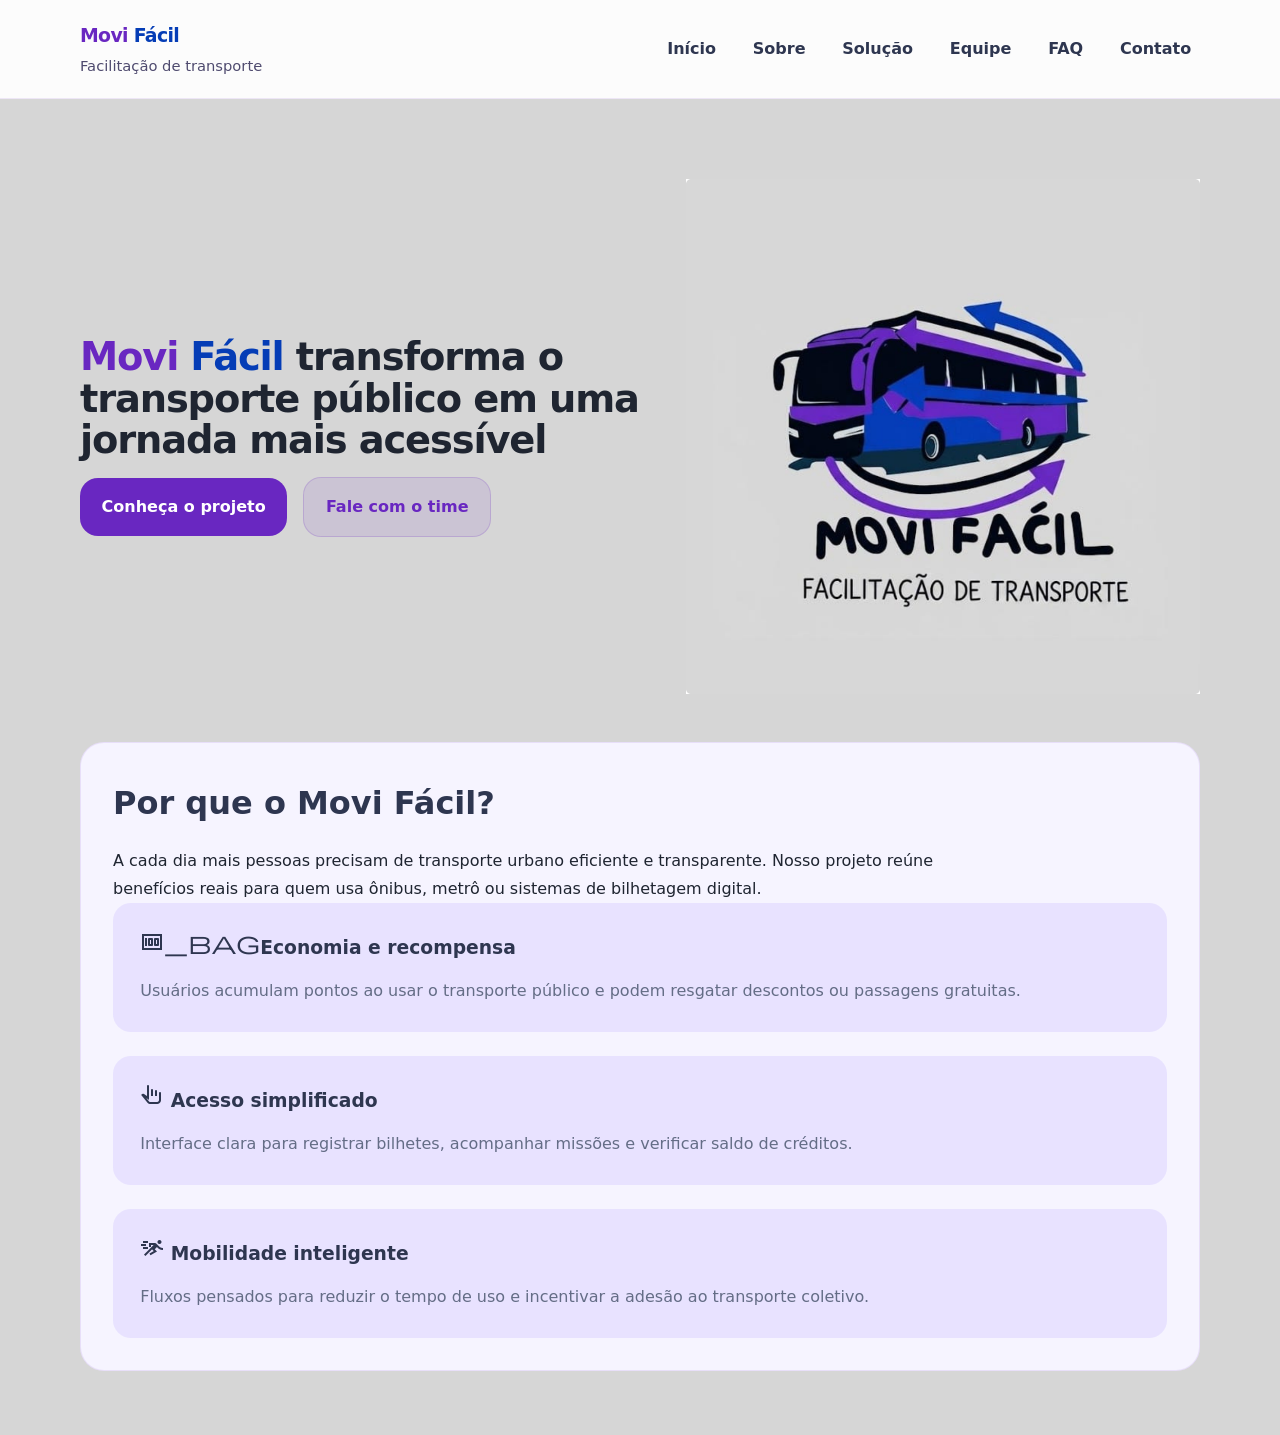
<file: index.html>
<!DOCTYPE html>
<html lang="pt-BR">
<head>
    <meta charset="UTF-8">
    <meta name="viewport" content="width=device-width, initial-scale=1.0">
    <title>Movi Fácil | Transporte público inteligente</title>
    <link rel="stylesheet" href="css/style.css">
        <link rel="stylesheet" href="https://fonts.googleapis.com/css2?family=Material+Symbols+Outlined" />
</head>
<body>
    <header class="page-header">
        <div class="container header">
            <a class="logo" href="index.html">
                <div class="logo-title">
                    <span><span class="brand-purple">Movi</span><span class="brand-blue"> Fácil</span></span>
                    <small>Facilitação de transporte</small>
                </div>
            </a>
            <nav class="site-nav" aria-label="Menu principal">
                <ul>
                    <li><a href="index.html" aria-current="page">Início</a></li>
                    <li><a href="sobre.html">Sobre</a></li>
                    <li><a href="solucao.html">Solução</a></li>
                    <li><a href="integrantes.html">Equipe</a></li>
                    <li><a href="faq.html">FAQ</a></li>
                    <li><a href="contato.html">Contato</a></li>
                </ul>
            </nav>
        </div>
    </header>

    <main class="container">
        <section class="hero">
            <div class="hero-grid">
                <div class="hero-content">
                    <h1><span class="brand-purple">Movi</span><span class="brand-blue"> Fácil</span> transforma o transporte público em uma jornada mais acessível</h1>
                    <div class="hero-actions">
                        <a class="btn" href="sobre.html">Conheça o projeto</a>
                        <a class="btn-secondary" href="contato.html">Fale com o time</a>
                    </div>
                </div>
                <div class="hero-visual">
                    <img src="Img/MoviFacil_logo.png" alt="Movi Fácil">
                </div>
            </div>
        </section>

        <section class="overview">
            <div class="feature-card">
                <h2 class="section-title">Por que o Movi Fácil?</h2>
                <p class="section-intro">A cada dia mais pessoas precisam de transporte urbano eficiente e transparente. Nosso projeto reúne benefícios reais para quem usa ônibus, metrô ou sistemas de bilhetagem digital.</p>
                <div class="feature-list">
                    <div class="feature-item">
                        <h3><span class="material-symbols-outlined">money_bag</span>Economia e recompensa</h3>
                        <p>Usuários acumulam pontos ao usar o transporte público e podem resgatar descontos ou passagens gratuitas.</p>
                    </div>
                    <div class="feature-item">
                        <h3><span class="material-symbols-outlined">pan_tool_alt</span> Acesso simplificado</h3>
                        <p>Interface clara para registrar bilhetes, acompanhar missões e verificar saldo de créditos.</p>
                    </div>
                    <div class="feature-item">
                        <h3><span class="material-symbols-outlined">sprint</span> Mobilidade inteligente</h3>
                        <p>Fluxos pensados para reduzir o tempo de uso e incentivar a adesão ao transporte coletivo.</p>
                    </div>
                </div>
            </div>

        </section>
    </main>
</body>
</html>
</file>
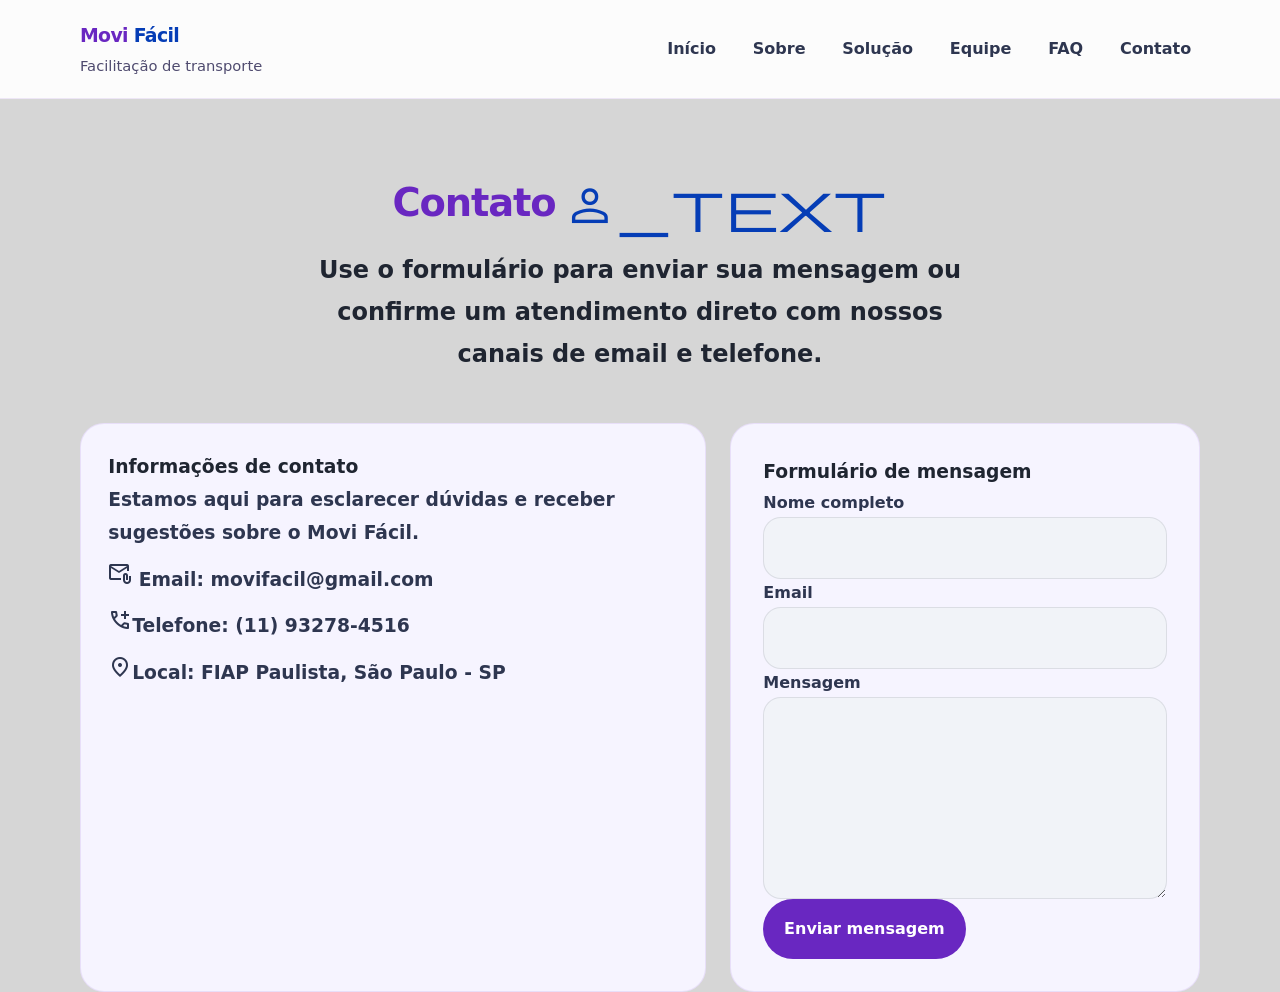
<file: contato.html>
<!DOCTYPE html>
<html lang="pt-BR">
<head>
    <meta charset="UTF-8">
    <meta name="viewport" content="width=device-width, initial-scale=1.0">
    <title>Movi Fácil | Contato</title>
    <link rel="stylesheet" href="css/style.css">
    <link rel="stylesheet" href="https://fonts.googleapis.com/css2?family=Material+Symbols+Outlined" />
</head>
<body>
    <header class="page-header">
        <div class="container header">
            <a class="logo" href="index.html">
                <div class="logo-title">
                    <span><span class="brand-purple">Movi</span><span class="brand-blue"> Fácil</span></span>
                    <small>Facilitação de transporte</small>
                </div>
            </a>
            <nav class="site-nav" aria-label="Menu principal">
                <ul>
                    <li><a href="index.html">Início</a></li>
                    <li><a href="sobre.html">Sobre</a></li>
                    <li><a href="solucao.html">Solução</a></li>
                    <li><a href="integrantes.html">Equipe</a></li>
                    <li><a href="faq.html">FAQ</a></li>
                    <li><a href="contato.html" aria-current="page">Contato</a></li>
                </ul>
            </nav>
        </div>
    </header>

    <main class="container">
        <section class="hero hero-simple">
            <div class="hero-grid">
                <div class="hero-content">
                    <h1><span class="brand-purple">Contato</span><span class="material-symbols-outlined brand-blue">person_text</span></h1>
                    <h2>Use o formulário para enviar sua mensagem ou confirme um atendimento direto com nossos canais de email e telefone.</h2>
                </div>
            </div>
        </section>

        <section class="contact-grid">
            <article class="contact-card">
                <h1><strong>Informações de contato</strong></h1>
                <h3>Estamos aqui para esclarecer dúvidas e receber sugestões sobre o Movi Fácil.</h3>
                <h3><strong><span class="material-symbols-outlined">attach_email</span> Email:</strong> movifacil@gmail.com</h3>
                <h3><strong><span class="material-symbols-outlined">add_call</span>Telefone:</strong> (11) 93278-4516</h3>
                <h3><strong><span class="material-symbols-outlined">location_on</span>Local:</strong> FIAP Paulista, São Paulo - SP</h3>
            </article>
            <article class="form-card">
                <h3>Formulário de mensagem</h3>
                <form class="contact-form" action="mailto:movifacil@gmail.com" method="post" enctype="text/plain">
                    <label for="name">Nome completo</label>
                    <input id="name" name="name" type="text" required>

                    <label for="email">Email</label>
                    <input id="email" name="email" type="email" required>

                    <label for="message">Mensagem</label>
                    <textarea id="message" name="message" rows="6" required></textarea>

                    <button type="submit">Enviar mensagem</button>
                </form>
            </article>
        </section>
    </main>
    <script src="js/script.js"></script>
</body>
</html>
</file>
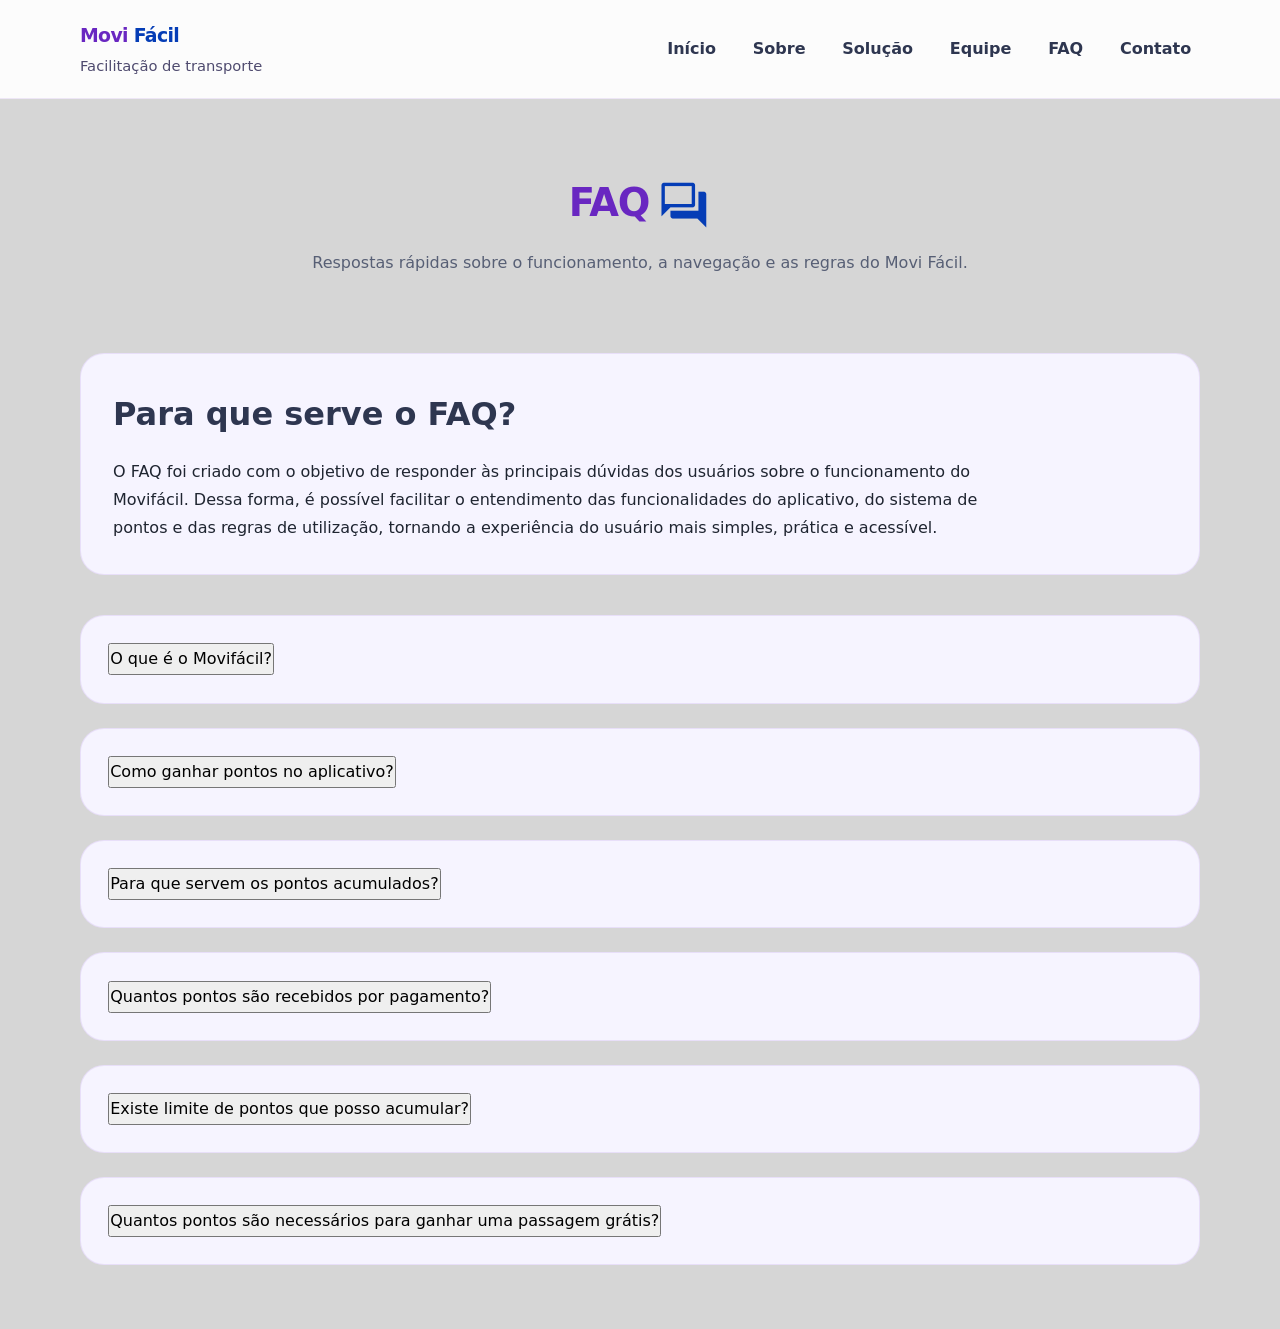
<file: faq.html>
<!DOCTYPE html>
<html lang="pt-BR">
<head>
    <meta charset="UTF-8">
    <meta name="viewport" content="width=device-width, initial-scale=1.0">
    <title>Movi Fácil | FAQ</title>
    <link rel="stylesheet" href="css/style.css">
    <link rel="stylesheet" href="https://fonts.googleapis.com/css2?family=Material+Symbols+Outlined" />
</head>
<body>
    <header class="page-header">
        <div class="container header">
            <a class="logo" href="index.html">
                <div class="logo-title">
                    <span><span class="brand-purple">Movi</span><span class="brand-blue"> Fácil</span></span>
                    <small>Facilitação de transporte</small>
                </div>
            </a>
            <nav class="site-nav" aria-label="Menu principal">
                <ul>
                    <li><a href="index.html">Início</a></li>
                    <li><a href="sobre.html">Sobre</a></li>
                    <li><a href="solucao.html">Solução</a></li>
                    <li><a href="integrantes.html">Equipe</a></li>
                    <li><a href="faq.html" aria-current="page">FAQ</a></li>
                    <li><a href="contato.html">Contato</a></li>
                </ul>
            </nav>
        </div>
    </header>

    <main class="container">
        <section class="hero hero-simple">
            <div class="hero-grid">
                <div class="hero-content">
                    <h1><span class="brand-purple">FAQ</span><span class="material-symbols-outlined brand-blue">forum</span></h1>
                    <p>Respostas rápidas sobre o funcionamento, a navegação e as regras do Movi Fácil.</p>
                </div>
            </div>
        </section>

        <section class="overview">
            <div class="feature-card">
                <h2 class="section-title">Para que serve o FAQ?</h2>
                <p class="section-intro">O FAQ foi criado com o objetivo de responder às principais dúvidas dos usuários sobre o funcionamento do Movifácil. Dessa forma, é possível facilitar o entendimento das funcionalidades do aplicativo, do sistema de pontos e das regras de utilização, tornando a experiência do usuário mais simples, prática e acessível.</p>
            </div>

            <div class="faq-list">
                <article class="faq-card">
                    <button class="faq-toggle" type="button" aria-expanded="false">O que é o Movifácil?</button>
                    <div class="faq-answer" hidden>
                        <p>O Movifácil é um aplicativo que incentiva o uso do transporte público por meio de um sistema de pontos e recompensas.</p>
                    </div>
                </article>
                <article class="faq-card">
                    <button class="faq-toggle" type="button" aria-expanded="false">Como ganhar pontos no aplicativo?</button>
                    <div class="faq-answer" hidden>
                        <p>O usuário ganha pontos ao pagar passagens utilizando o aplicativo ou ao completar missões propostas pela plataforma.</p>
                    </div>
                </article>
                <article class="faq-card">
                    <button class="faq-toggle" type="button" aria-expanded="false">Para que servem os pontos acumulados?</button>
                    <div class="faq-answer" hidden>
                        <p>Os pontos podem ser trocados por descontos em passagens ou até mesmo por passagens gratuitas.</p>
                    </div>
                </article>
                <article class="faq-card">
                    <button class="faq-toggle" type="button" aria-expanded="false">Quantos pontos são recebidos por pagamento?</button>
                    <div class="faq-answer" hidden>
                        <p>Cada pagamento realizado pelo aplicativo gera 10 pontos para o usuário.</p>
                    </div>
                </article>
                <article class="faq-card">
                    <button class="faq-toggle" type="button" aria-expanded="false">Existe limite de pontos que posso acumular?</button>
                    <div class="faq-answer" hidden>
                        <p>Não. O usuário pode acumular pontos livremente ao utilizar o aplicativo e concluir missões.</p>
                    </div>
                </article>
                <article class="faq-card">
                    <button class="faq-toggle" type="button" aria-expanded="false">Quantos pontos são necessários para ganhar uma passagem grátis?</button>
                    <div class="faq-answer" hidden>
                        <p>Ao alcançar 100 pontos acumulados, o usuário poderá trocá-los por uma passagem gratuita.</p>
                    </div>
                </article>
            </div>
        </section>
    </main>
    <script src="js/script.js"></script>
</body>
</html>
</file>
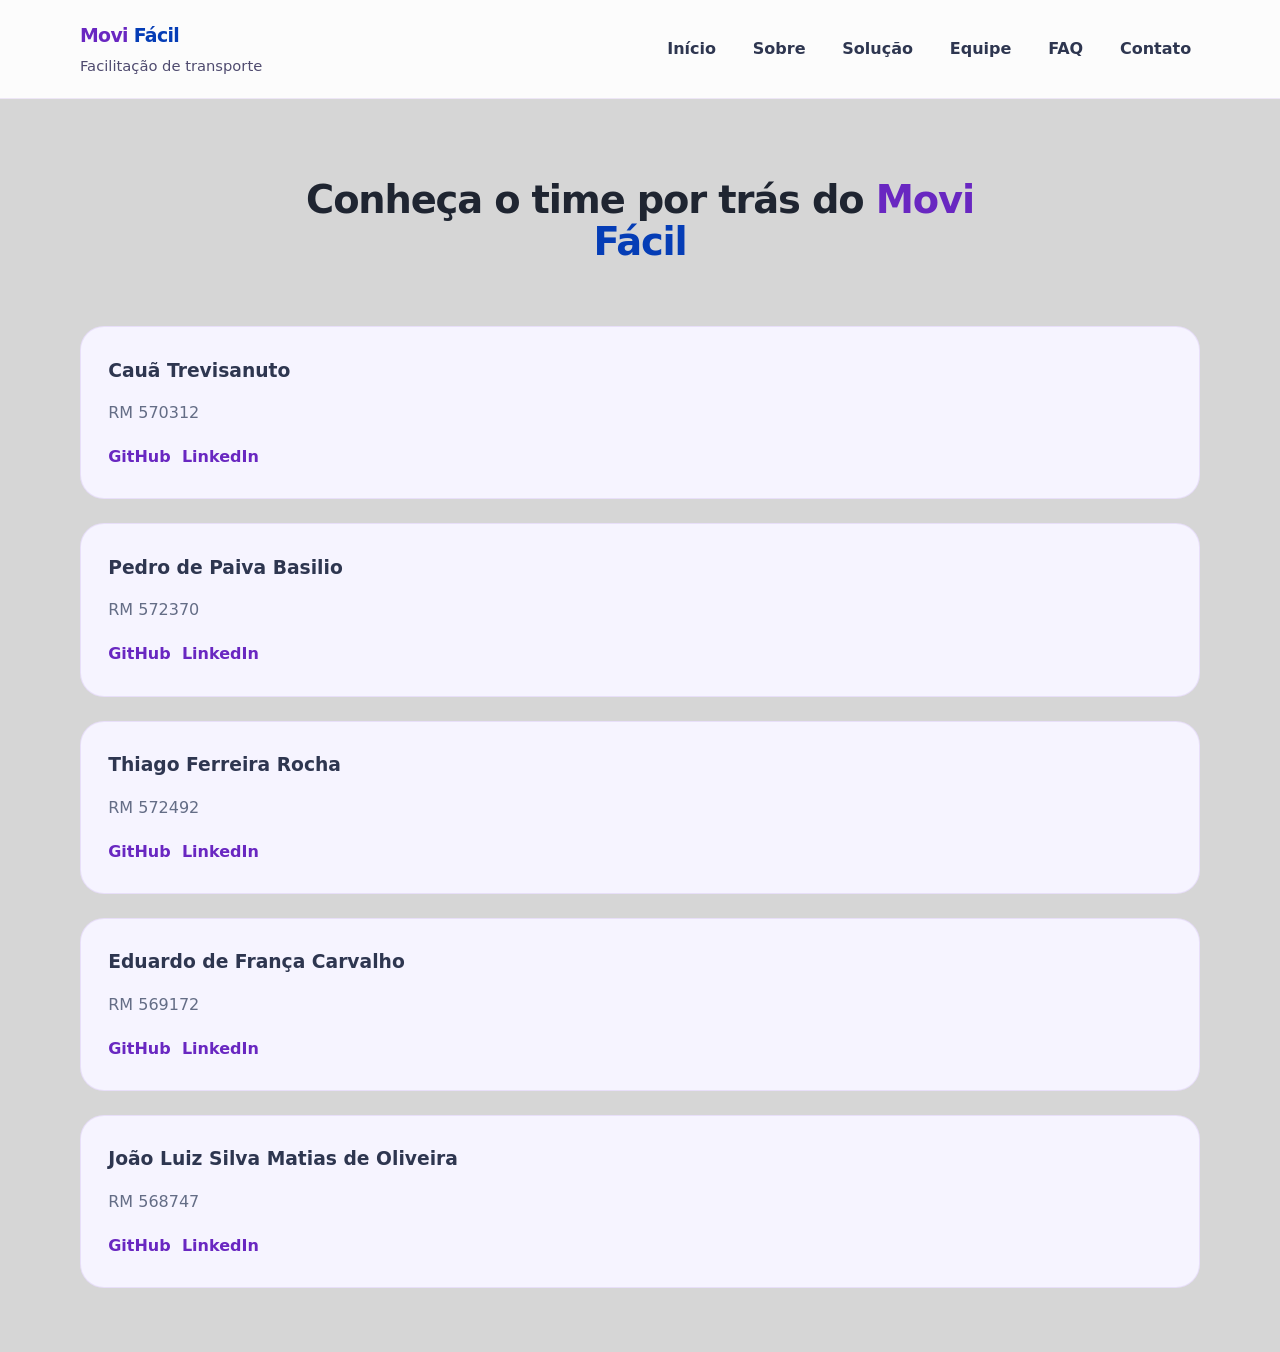
<file: integrantes.html>
<!DOCTYPE html>
<html lang="pt-BR">
<head>
    <meta charset="UTF-8">
    <meta name="viewport" content="width=device-width, initial-scale=1.0">
    <title>Movi Fácil | Equipe</title>
    <link rel="stylesheet" href="css/style.css">
</head>
<body>
    <header class="page-header">
        <div class="container header">
            <a class="logo" href="index.html">
                <div class="logo-title">
                    <span><span class="brand-purple">Movi</span><span class="brand-blue"> Fácil</span></span>
                    <small>Facilitação de transporte</small>
                </div>
            </a>
            <nav class="site-nav" aria-label="Menu principal">
                <ul>
                    <li><a href="index.html">Início</a></li>
                    <li><a href="sobre.html">Sobre</a></li>
                    <li><a href="solucao.html">Solução</a></li>
                    <li><a href="integrantes.html" aria-current="page">Equipe</a></li>
                    <li><a href="faq.html">FAQ</a></li>
                    <li><a href="contato.html">Contato</a></li>
                </ul>
            </nav>
        </div>
    </header>

    <main class="container">
        <section class="hero hero-simple">
            <div class="hero-grid">
                <div class="hero-content">
                    <h1>Conheça o time por trás do <span class="brand-purple">Movi</span><span class="brand-blue"> Fácil</span></h1>
                </div>
            </div>
        </section>

        <section class="overview">
            <div class="team-grid">
                <article class="team-card">
                    <h3>Cauã Trevisanuto</h3>
                    <p>RM 570312</p>
                    <div class="team-links">
                        <a href="https://github.com/CauaTr" aria-label="GitHub Cauã" target="_blank" rel="noopener noreferrer">GitHub</a>
                        <a href="https://www.linkedin.com/in/cauã-trevisanuto-997405411/" aria-label="LinkedIn Cauã" target="_blank" rel="noopener noreferrer">LinkedIn</a>
                    </div>
                </article>
                <article class="team-card">
                    <h3>Pedro de Paiva Basilio</h3>
                    <p>RM 572370</p>
                    <div class="team-links">
                        <a href="https://github.com/P3druuh" aria-label="GitHub Pedro" target="_blank" rel="noopener noreferrer">GitHub</a>
                        <a href="https://www.linkedin.com/in/pedro-basilio-770108411" aria-label="LinkedIn Pedro" target="_blank" rel="noopener noreferrer">LinkedIn</a>
                    </div>
                </article>
                <article class="team-card">
                    <h3>Thiago Ferreira Rocha</h3>
                    <p>RM 572492</p>
                    <div class="team-links">
                        <a href="https://github.com/thiago2908" aria-label="GitHub Thiago" target="_blank" rel="noopener noreferrer">GitHub</a>
                        <a href="https://www.linkedin.com/in/thiago-f-rocha-325904290/" aria-label="LinkedIn Thiago" target="_blank" rel="noopener noreferrer">LinkedIn</a>
                    </div>
                </article>
                <article class="team-card">
                    <h3>Eduardo de França Carvalho</h3>
                    <p>RM 569172</p>
                    <div class="team-links">
                        <a href="https://github.com/eduardodefrancacarvalho98-boop" aria-label="GitHub Eduardo" target="_blank" rel="noopener noreferrer">GitHub</a>
                        <a href="https://www.linkedin.com/in/eduardo-de-frança-carvalho-80453237a?utm_source=share_via&utm_content=profile&utm_medium=member_android" aria-label="LinkedIn Eduardo" target="_blank" rel="noopener noreferrer">LinkedIn</a>
                    </div>
                </article>
                <article class="team-card">
                    <h3>João Luiz Silva Matias de Oliveira</h3>
                    <p>RM 568747</p>
                    <div class="team-links">
                        <a href="https://github.com/Ja1Gizz" aria-label="GitHub João" target="_blank" rel="noopener noreferrer">GitHub</a>
                        <a href="https://www.linkedin.com/in/joão-luiz-silva-matias-de-oliveira-34599b408/" aria-label="LinkedIn João" target="_blank" rel="noopener noreferrer">LinkedIn</a>
                    </div>
                </article>
            </div>
        </section>
    </main>
</body>
</html>
</file>
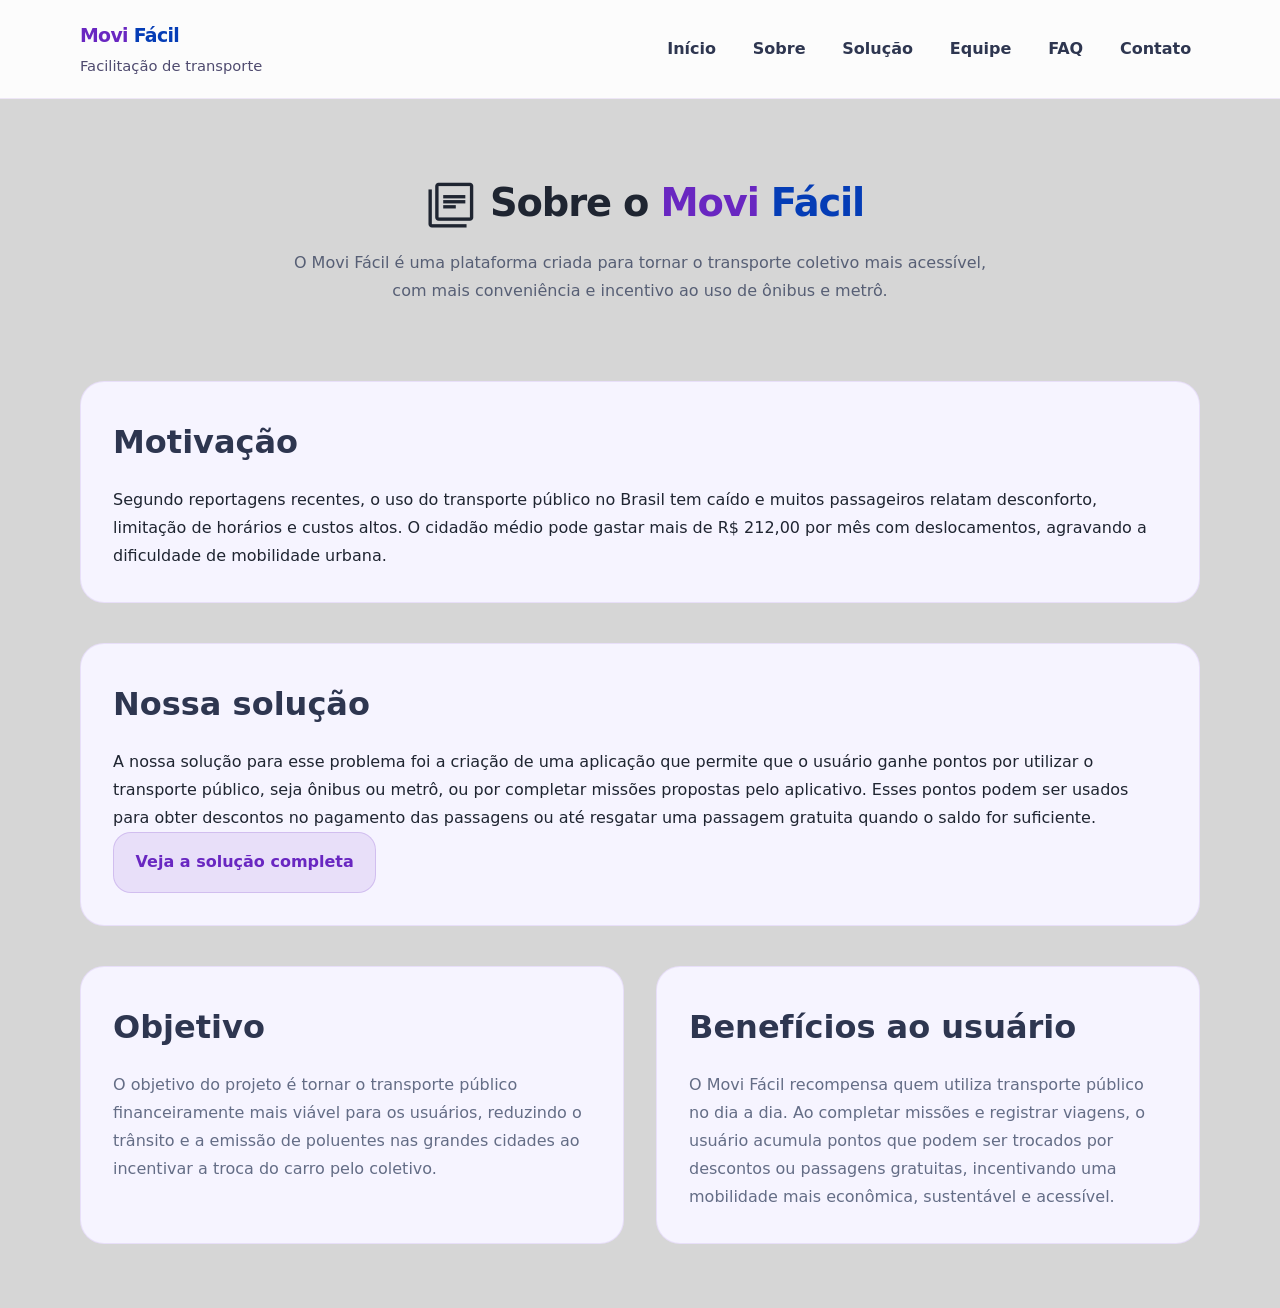
<file: sobre.html>
<!DOCTYPE html>
<html lang="pt-BR">
<head>
    <meta charset="UTF-8">
    <meta name="viewport" content="width=device-width, initial-scale=1.0">
    <title>Movi Fácil | Sobre</title>
    <link rel="stylesheet" href="css/style.css">
    <link rel="stylesheet" href="https://fonts.googleapis.com/css2?family=Material+Symbols+Outlined" />
</head>
<body>
    <header class="page-header">
        <div class="container header">
            <a class="logo" href="index.html">
                <div class="logo-title">
                    <span><span class="brand-purple">Movi</span><span class="brand-blue"> Fácil</span></span>
                    <small>Facilitação de transporte</small>
                </div>
            </a>
            <nav class="site-nav" aria-label="Menu principal">
                <ul>
                    <li><a href="index.html">Início</a></li>
                    <li><a href="sobre.html" aria-current="page">Sobre</a></li>
                    <li><a href="solucao.html">Solução</a></li>
                    <li><a href="integrantes.html">Equipe</a></li>
                    <li><a href="faq.html">FAQ</a></li>
                    <li><a href="contato.html">Contato</a></li>
                </ul>
            </nav>
        </div>
    </header>

    <main class="container">
        <section class="hero hero-simple">
            <div class="hero-grid">
                <div class="hero-content">
                    <h1><span class="material-symbols-outlined">library_books</span> Sobre o <span class="brand-purple">Movi</span><span class="brand-blue"> Fácil</span> </h1>
                    <p>O Movi Fácil é uma plataforma criada para tornar o transporte coletivo mais acessível, com mais conveniência e incentivo ao uso de ônibus e metrô.</p>
                </div>
            </div>
        </section>

        <section class="overview">
            <div class="feature-card">
                <h2 class="section-title">Motivação</h2>
                <p>Segundo reportagens recentes, o uso do transporte público no Brasil tem caído e muitos passageiros relatam desconforto, limitação de horários e custos altos. O cidadão médio pode gastar mais de R$ 212,00 por mês com deslocamentos, agravando a dificuldade de mobilidade urbana.</p>
            </div>

            <div class="feature-card">
                <h2 class="section-title">Nossa solução</h2>
                <p>A nossa solução para esse problema foi a criação de uma aplicação que permite que o usuário ganhe pontos por utilizar o transporte público, seja ônibus ou metrô, ou por completar missões propostas pelo aplicativo. Esses pontos podem ser usados para obter descontos no pagamento das passagens ou até resgatar uma passagem gratuita quando o saldo for suficiente.</p>
                <a class="btn-secondary" href="solucao.html">Veja a solução completa</a>
            </div>

            <div class="section-split">
                <article class="feature-card">
                    <h2 class="section-title">Objetivo</h2>
                    <p>O objetivo do projeto é tornar o transporte público financeiramente mais viável para os usuários, reduzindo o trânsito e a emissão de poluentes nas grandes cidades ao incentivar a troca do carro pelo coletivo.</p>
                </article>

                <article class="feature-card">
                    <h2 class="section-title">Benefícios ao usuário</h2>
                    <p>O Movi Fácil recompensa quem utiliza transporte público no dia a dia. Ao completar missões e registrar viagens, o usuário acumula pontos que podem ser trocados por descontos ou passagens gratuitas, incentivando uma mobilidade mais econômica, sustentável e acessível.</p>
                </article>
            </div>
        </section>
    </main>
</body>
</html>
</file>
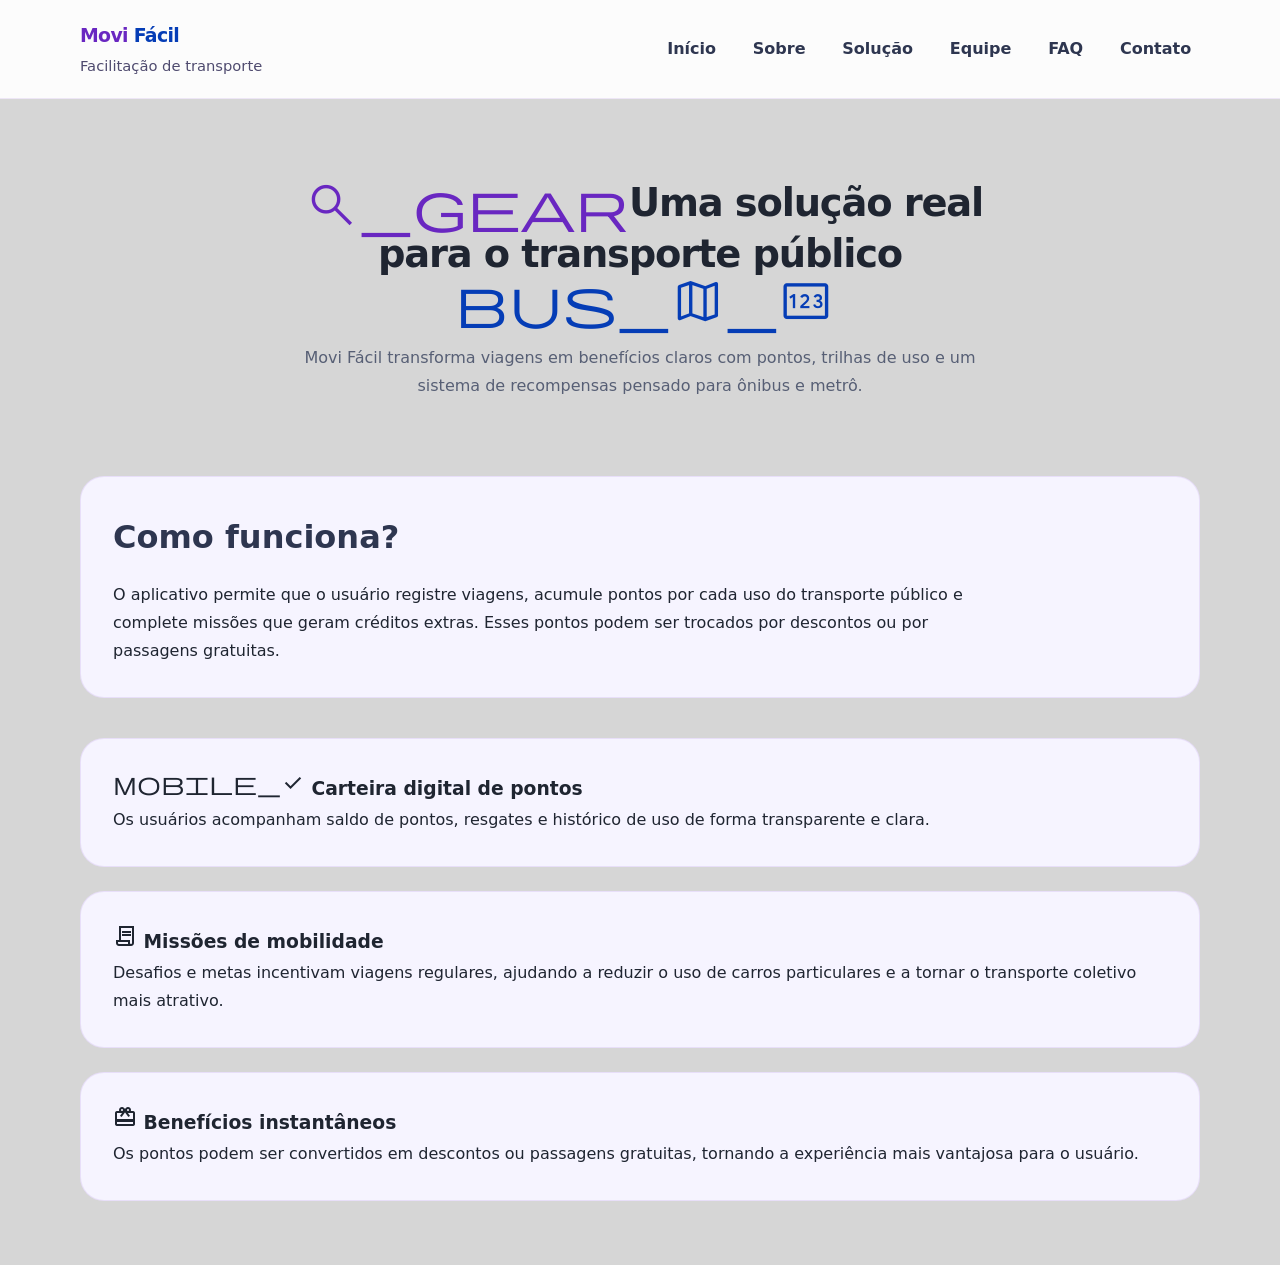
<file: solucao.html>
<!DOCTYPE html>
<html lang="pt-BR">

<head>
    <meta charset="UTF-8">
    <meta name="viewport" content="width=device-width, initial-scale=1.0">
    <title>Movi Fácil | Solução</title>
    <link rel="stylesheet" href="css/style.css">
    <link rel="stylesheet" href="https://fonts.googleapis.com/css2?family=Material+Symbols+Outlined" />
</head>
<body>
    <header class="page-header">
        <div class="container header">
            <a class="logo" href="index.html">
                <div class="logo-title">
                    <span><span class="brand-purple">Movi</span><span class="brand-blue"> Fácil</span></span>
                    <small>Facilitação de transporte</small>
                </div>
            </a>
            <nav class="site-nav" aria-label="Menu principal">
                <ul>
                    <li><a href="index.html">Início</a></li>
                    <li><a href="sobre.html">Sobre</a></li>
                    <li><a href="solucao.html" aria-current="page">Solução</a></li>
                    <li><a href="integrantes.html">Equipe</a></li>
                    <li><a href="faq.html">FAQ</a></li>
                    <li><a href="contato.html">Contato</a></li>
                </ul>
            </nav>
        </div>
    </header>

    <main class="container">
        <section class="hero hero-simple">
            <div class="hero-grid">
                <div class="hero-content">
                    <h1><span class="material-symbols-outlined brand-purple">search_gear</span>Uma solução real para o transporte público<span class="material-symbols-outlined brand-blue">bus_map_pin</span></h1>
                    <p>Movi Fácil transforma viagens em benefícios claros com pontos, trilhas de uso e um sistema de recompensas pensado para ônibus e metrô.</p>
                </div>
            </div>
        </section>

        <section class="overview">
            <div class="feature-card">
                <h2 class="section-title">Como funciona?</h2>
                <p class="section-intro">O aplicativo permite que o usuário registre viagens, acumule pontos por cada uso do transporte público e complete missões que geram créditos extras. Esses pontos podem ser trocados por descontos ou por passagens gratuitas.</p>
            </div>

            <div class="feature-list">
                <article class="feature-card">
                    <h3><span class="material-symbols-outlined">mobile_check</span> Carteira digital de pontos</h3>
                    <p>Os usuários acompanham saldo de pontos, resgates e histórico de uso de forma transparente e clara.</p>
                </article>
                <article class="feature-card">
                    
                    <h3><span class="material-symbols-outlined">contract</span> Missões de mobilidade</h3>
                    <p>Desafios e metas incentivam viagens regulares, ajudando a reduzir o uso de carros particulares e a tornar o transporte coletivo mais atrativo.</p>
                </article>
                <article class="feature-card">
                    <h3><span class="material-symbols-outlined">redeem</span> Benefícios instantâneos</h3>
                    <p>Os pontos podem ser convertidos em descontos ou passagens gratuitas, tornando a experiência mais vantajosa para o usuário.</p>
                </article>
            </div>
        </section>
    </main>
</body>
</html>
</file>
<file: css/style.css>
* {
    margin: 0;
    padding: 0;
    box-sizing: border-box;
}

:root {
    font-family: system-ui, -apple-system, BlinkMacSystemFont, "Segoe UI", sans-serif;
    --primary: #6927c1;
    --logo-blue: #053db6;
    --text: #1f2531;
    --secondary: #2e3650;
    --light: #ffffff;
    --muted: #646d86;
    --surface: #f6f4ff;
    --accent: #6927c1;
}

html {
    scroll-behavior: smooth;
}

body {
    min-height: 100vh;
    background: #d6d6d6;
    color: var(--text);
    line-height: 1.75;
}

img,
button,
input,
textarea {
    display: block;
    max-width: 100%;
    font: inherit;
}

a {
    color: inherit;
    text-decoration: none;
}

.container {
    width: min(1120px, calc(100% - 2rem));
    margin-inline: auto;
}

.page-header {
    background: rgba(255, 255, 255, 0.92);
    border-bottom: 1px solid rgba(105, 39, 193, 0.1);
    backdrop-filter: blur(12px);
}

.header {
    display: flex;
    align-items: center;
    justify-content: space-between;
    gap: 1rem;
    padding: 1.2rem 0;
}

.logo {
    display: flex;
    align-items: center;
    gap: 0.85rem;
}

.logo-title {
    display: flex;
    flex-direction: column;
    gap: 0.08rem;
}

.logo-title span {
    font-weight: 900;
    font-size: 1.18rem;
    letter-spacing: -0.035em;
    color: #22223b;
}

.brand-purple {
    color: var(--primary) !important;
}

.brand-blue {
    color: var(--logo-blue) !important;
}

.logo-title small {
    color: #4f4b6f;
    font-size: 0.92rem;
}

.site-nav {
    display: flex;
    align-items: center;
    justify-content: flex-end;
}

.site-nav ul {
    display: flex;
    flex-wrap: wrap;
    gap: 1.2rem;
    list-style: none;
}

.site-nav a {
    color: var(--secondary);
    font-weight: 600;
    padding: 0.55rem 0.55rem;
    border-radius: 999px;
    transition: color 0.15s ease;
    cursor: pointer;
}

.site-nav a:hover {
    color: inherit;
    background: transparent;
}

.site-nav a:focus-visible {
    color: var(--light);
    background: rgba(111, 75, 255, 0.18);
    transform: translateY(-1px);
}

.hero {
    padding: 5rem 0 3rem;
}

.hero-grid {
    display: grid;
    grid-template-columns: minmax(0, 1.1fr) minmax(320px, 1fr);
    gap: 2.5rem;
    align-items: center;
}

.hero-simple .hero-grid {
    grid-template-columns: 1fr;
    justify-items: center;
}

.hero-simple .hero-content {
    text-align: center;
    max-width: 700px;
    margin: 0 auto;
}

.hero-content h1 {
    font-size: clamp(2.4rem, 3vw, 3.6rem);
    line-height: 1.08;
    letter-spacing: -0.03em;
    margin-bottom: 1rem;
    color: var(--text);
}

.hero-content h1 .material-symbols-outlined {
    font-size: 1.4em;
    vertical-align: middle;
    margin-left: 0.5rem;
}

.hero-content p {
    max-width: 44rem;
    color: #575f75;
    margin-bottom: 1.75rem;
}

.hero-actions {
    display: flex;
    flex-wrap: wrap;
    gap: 1rem;
    align-items: center;
}

.btn,
.btn-secondary,
.form-card button {
    display: inline-flex;
    align-items: center;
    justify-content: center;
    padding: 0.95rem 1.35rem;
    border-radius: 18px;
    font-weight: 700;
    cursor: pointer;
}

.btn {
    background: var(--primary);
    color: var(--light);
}

.btn-secondary {
    border: 1px solid rgba(105, 39, 193, 0.18);
    color: var(--primary);
    background: rgba(105, 39, 193, 0.1);
}

.hero-visual {
    padding: 0;
    border-radius: 0;
    background: transparent;
    border: none;
}

.hero-visual img {
    width: 100%;
    height: auto;
    object-fit: contain;
    border-radius: 0;
}

.overview {
    display: grid;
    gap: 2.5rem;
    padding-bottom: 4rem;
}

.feature-card,
.section-split article,
.team-card,
.contact-card,
.faq-card,
.form-card {
    background: var(--surface);
    border: 1px solid rgba(105, 39, 193, 0.1);
    border-radius: 24px;
}

.feature-card,
.section-split article,
.form-card {
    padding: 2rem;
}

.section-title,
.feature-card h2 {
    font-size: 2rem;
    margin-bottom: 1rem;
    color: var(--secondary);
}

.feature-list,
.team-grid,
.faq-list,
.contact-grid {
    display: grid;
    gap: 1.5rem;
}

.feature-item,
.team-card,
.contact-card,
.faq-card {
    padding: 1.7rem;
}

.feature-item {
    border-radius: 18px;
    background: rgba(111, 75, 255, 0.10);
    color: var(--secondary);
}

.feature-item h3,
.team-card h3,
.faq-card h3,
.contact-card h3 {
    margin-bottom: 0.75rem;
    color: var(--secondary);
}

.feature-item p,
.team-card p,
.faq-card p,
.section-split p,
.section-split li {
    color: var(--muted);
}

.section-intro {
    max-width: 56rem;
}

.section-split {
    display: grid;
    grid-template-columns: repeat(2, minmax(0, 1fr));
    gap: 2rem;
}

.section-split ul {
    list-style: disc;
    padding-inline-start: 1.2rem;
    display: grid;
    gap: 0.75rem;
}

.team-links {
    display: flex;
    flex-wrap: wrap;
    gap: 0.7rem;
    margin-top: 1rem;
}

.team-links a,
.contact-card a {
    color: var(--accent);
    font-weight: 700;
}

.contact-grid {
    grid-template-columns: 1.2fr 0.9fr;
}

.form-card label {
    font-weight: 700;
    color: var(--secondary);
}

.form-card input,
.form-card textarea {
    width: 100%;
    padding: 1rem;
    border-radius: 18px;
    border: 1px solid rgba(27, 33, 48, 0.1);
    background: #f1f3f8;
    color: var(--secondary);
    resize: vertical;
}

.form-card button {
    border: none;
    background: var(--primary);
    color: var(--light);
    padding: 1rem 1.3rem;
    border-radius: 999px;
}

@media (max-width: 900px) {
    .hero-grid,
    .section-split,
    .team-grid,
    .contact-grid {
        grid-template-columns: 1fr;
    }

    .header {
        flex-direction: column;
        align-items: stretch;
    }

    .site-nav {
        justify-content: center;
    }
}

@media (max-width: 660px) {
    .hero {
        padding-top: 2.5rem;
    }

    .hero-content h1 {
        font-size: clamp(2.2rem, 7vw, 3rem);
    }

    .site-nav ul {
        flex-direction: column;
        gap: 0.9rem;
        align-items: center;
    }

    .hero-actions {
        flex-direction: column;
        align-items: stretch;
    }
}
</file>
